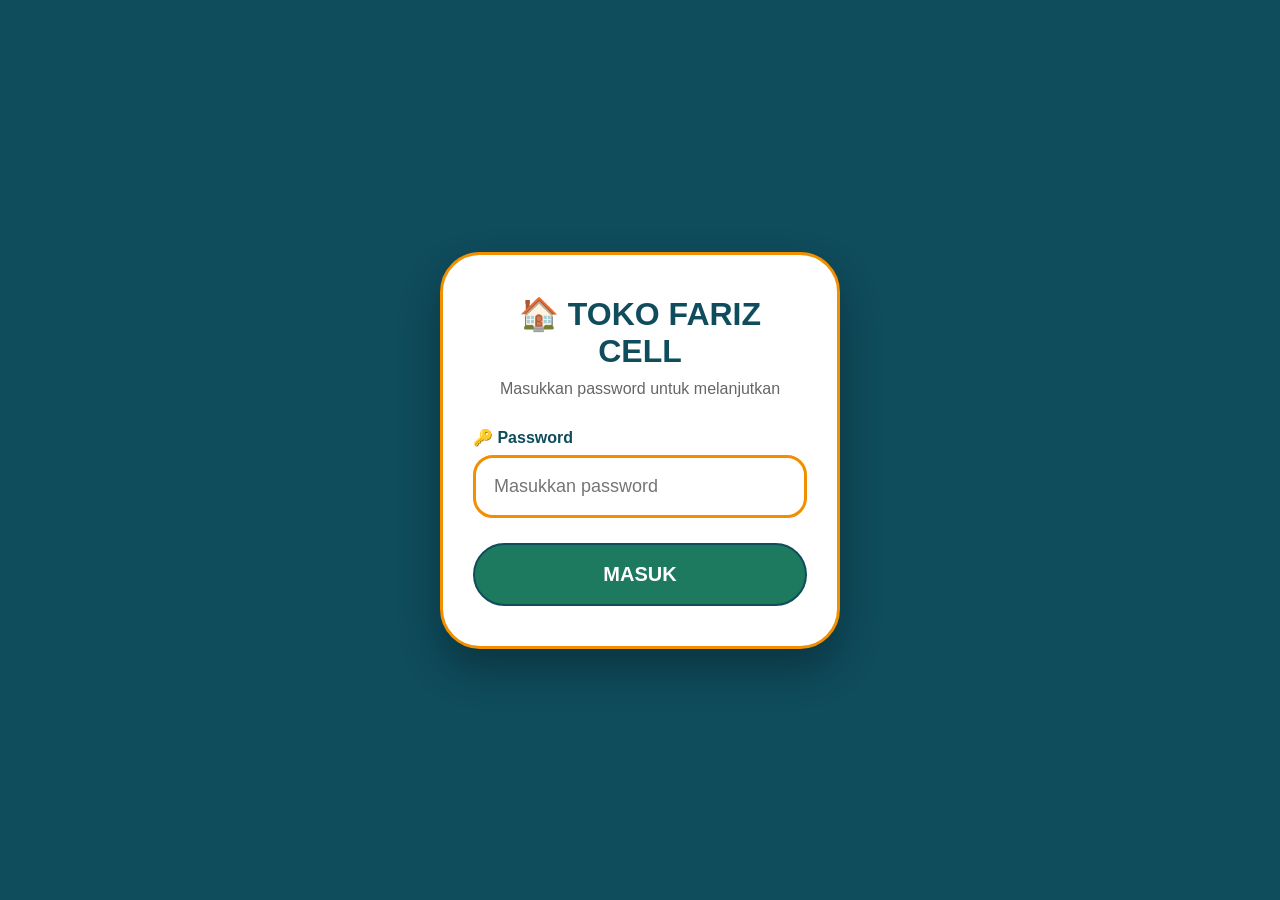
<file: cek-harga.html>
<!DOCTYPE html>
<html lang="id">
<head>
    <meta charset="UTF-8">
    <meta name="viewport" content="width=device-width, initial-scale=1.0, maximum-scale=1.5, user-scalable=yes">
    <title>🔍 Cek Harga - TOKO FARIZ CELL</title>
    
    <!-- CEK LOGIN -->
    <script>
        if (localStorage.getItem('tokofariz_auth') !== 'true') {
            window.location.href = 'login.html';
        }
    </script>
    
    <!-- FIREBASE MODULE -->
    <script type="module" src="data.js"></script>
    <link rel="stylesheet" href="style.css">
    <style>
        .search-box-page {
            display: flex;
            gap: 10px;
            margin-bottom: 20px;
            position: relative;
        }
        
        .search-box-page input {
            flex: 1;
            padding: 18px 15px;
            font-size: 18px;
            border: 3px solid #0F4C5C;
            border-radius: 20px;
            outline: none;
        }
        
        .search-box-page button {
            background: #F18F01;
            color: white;
            border: none;
            border-radius: 20px;
            padding: 0 25px;
            font-size: 18px;
            font-weight: bold;
            cursor: pointer;
        }
        
        .suggestion-box {
            position: absolute;
            top: 100%;
            left: 0;
            right: 0;
            background: white;
            border: 3px solid #0F4C5C;
            border-radius: 20px;
            margin-top: 5px;
            max-height: 300px;
            overflow-y: auto;
            z-index: 1000;
            box-shadow: 0 4px 12px rgba(0,0,0,0.2);
            display: none;
        }
        
        .suggestion-box.show {
            display: block;
        }
        
        .suggestion-item {
            padding: 15px 20px;
            border-bottom: 1px solid #E2E8F0;
            cursor: pointer;
            display: flex;
            justify-content: space-between;
            align-items: center;
        }
        
        .suggestion-item:hover {
            background: #E6F0FA;
        }
        
        .suggestion-nama {
            font-weight: bold;
            color: #0F4C5C;
        }
        
        .suggestion-kategori {
            font-size: 12px;
            color: #F18F01;
            background: #FEF5E7;
            padding: 3px 10px;
            border-radius: 30px;
        }
        
        .filter-section {
            display: flex;
            gap: 10px;
            margin-bottom: 20px;
            flex-wrap: wrap;
        }
        
        .filter-btn {
            background: #E2E8F0;
            border: 2px solid #CBD5E0;
            border-radius: 30px;
            padding: 8px 16px;
            font-weight: 600;
            color: #0F4C5C;
            cursor: pointer;
        }
        
        .filter-btn.active {
            background: #0F4C5C;
            color: white;
            border-color: #F18F01;
        }
        
        /* LIST PRODUK - TAMPILAN SEJAJAR */
        .product-list {
            display: flex;
            flex-direction: column;
            gap: 12px;
            margin-top: 15px;
            margin-bottom: 80px;
        }
        
        .product-item {
            background: white;
            border: 2px solid #E2E8F0;
            border-radius: 20px;
            padding: 12px 15px;
            box-shadow: 0 2px 4px rgba(0,0,0,0.05);
            position: relative;
        }
        
        .product-row-1 {
            display: flex;
            justify-content: space-between;
            align-items: center;
            margin-bottom: 8px;
            padding-bottom: 5px;
            border-bottom: 1px dashed #CBD5E0;
        }
        
        .product-nama {
            font-weight: bold;
            font-size: 16px;
            color: #0F4C5C;
        }
        
        .product-kategori {
            background: #E2E8F0;
            padding: 3px 10px;
            border-radius: 30px;
            font-size: 11px;
        }
        
        .product-row-2 {
            display: flex;
            align-items: center;
            justify-content: space-between;
            gap: 10px;
        }
        
        .harga-ecer-box {
            flex: 1;
            min-width: 100px;
        }
        
        .harga-ecer {
            font-size: 16px;
            font-weight: bold;
            color: #1E7A5E;
        }
        
        .harga-label {
            font-size: 10px;
            color: #666;
        }
        
        .harga-grosir-box {
            flex: 1;
            min-width: 100px;
        }
        
        .harga-grosir {
            font-size: 16px;
            font-weight: bold;
            color: #F18F01;
        }
        
        .aksi-box {
            display: flex;
            align-items: center;
            gap: 8px;
            flex-shrink: 0;
        }
        
        .price-indicator {
            display: flex;
            align-items: center;
            gap: 3px;
            padding: 5px 10px;
            border-radius: 20px;
            background: #F8F9FA;
            border: 1px solid #CBD5E0;
            cursor: pointer;
            font-size: 12px;
            white-space: nowrap;
        }
        
        .indicator-up {
            color: #1E7A5E;
            font-weight: bold;
        }
        
        .indicator-down {
            color: #E53E3E;
            font-weight: bold;
        }
        
        .indicator-arrow {
            font-size: 14px;
        }
        
        .cart-icon-container {
            position: relative;
            flex-shrink: 0;
        }
        
        .cart-icon {
            background: #0F4C5C;
            width: 40px;
            height: 40px;
            border-radius: 50%;
            display: flex;
            align-items: center;
            justify-content: center;
            cursor: pointer;
            border: 2px solid #F18F01;
        }
        
        .cart-icon span {
            font-size: 18px;
            color: white;
        }
        
        .cart-badge {
            position: absolute;
            top: -5px;
            right: -5px;
            background: #F18F01;
            color: white;
            border-radius: 50%;
            width: 20px;
            height: 20px;
            display: flex;
            align-items: center;
            justify-content: center;
            font-size: 11px;
            border: 2px solid white;
        }
        
        .product-row-3 {
            display: flex;
            gap: 15px;
            margin-top: 8px;
            padding-top: 5px;
            border-top: 1px dashed #CBD5E0;
            font-size: 11px;
            color: #999;
        }
        
        .history-popup {
            position: absolute;
            top: 100%;
            right: 0;
            left: 0;
            background: white;
            border: 3px solid #0F4C5C;
            border-radius: 20px;
            margin-top: 5px;
            padding: 15px;
            z-index: 100;
            box-shadow: 0 4px 12px rgba(0,0,0,0.2);
            display: none;
        }
        
        .history-popup.show {
            display: block;
        }
        
        .history-title {
            font-weight: bold;
            color: #0F4C5C;
            margin-bottom: 10px;
            padding-bottom: 5px;
            border-bottom: 2px dashed #CBD5E0;
        }
        
        .history-row {
            display: flex;
            justify-content: space-between;
            align-items: center;
            padding: 8px 0;
            border-bottom: 1px solid #E2E8F0;
        }
        
        .history-row:last-child {
            border-bottom: none;
        }
        
        .history-date {
            font-size: 13px;
            color: #666;
        }
        
        .history-price {
            font-weight: bold;
            color: #F18F01;
        }
        
        .history-agen {
            font-size: 11px;
            color: #999;
        }
        
        .history-diff-up {
            color: #1E7A5E;
            font-size: 11px;
        }
        
        .history-diff-down {
            color: #E53E3E;
            font-size: 11px;
        }
        
        .cart-summary {
            position: fixed;
            bottom: 20px;
            right: 20px;
            left: 20px;
            max-width: 600px;
            margin: 0 auto;
            background: #0F4C5C;
            color: white;
            border-radius: 60px;
            padding: 15px 25px;
            display: flex;
            justify-content: space-between;
            align-items: center;
            box-shadow: 0 4px 15px rgba(0,0,0,0.3);
            border: 2px solid #F18F01;
            z-index: 1000;
        }
        
        .cart-summary-left {
            display: flex;
            align-items: center;
            gap: 15px;
        }
        
        .cart-summary-icon {
            background: #F18F01;
            width: 45px;
            height: 45px;
            border-radius: 50%;
            display: flex;
            align-items: center;
            justify-content: center;
            font-size: 22px;
        }
        
        .cart-summary-info h3 {
            font-size: 16px;
            opacity: 0.9;
        }
        
        .cart-summary-info p {
            font-size: 20px;
            font-weight: bold;
        }
        
        .cart-summary-right button {
            background: #F18F01;
            border: none;
            color: white;
            padding: 10px 20px;
            border-radius: 30px;
            font-weight: bold;
            font-size: 16px;
            cursor: pointer;
        }
        
        .modal-overlay {
            position: fixed;
            top: 0;
            left: 0;
            right: 0;
            bottom: 0;
            background: rgba(0, 0, 0, 0.6);
            display: flex;
            align-items: center;
            justify-content: center;
            z-index: 2000;
            opacity: 0;
            visibility: hidden;
            transition: all 0.2s;
        }
        
        .modal-overlay.show {
            opacity: 1;
            visibility: visible;
        }
        
        .modal-box {
            background: white;
            width: 90%;
            max-width: 400px;
            border-radius: 30px;
            padding: 25px;
            box-shadow: 0 20px 40px rgba(0,0,0,0.3);
            transform: scale(0.9);
            transition: transform 0.2s;
            border: 3px solid #F18F01;
        }
        
        .modal-overlay.show .modal-box {
            transform: scale(1);
        }
        
        .modal-header {
            display: flex;
            align-items: center;
            gap: 10px;
            margin-bottom: 20px;
            padding-bottom: 15px;
            border-bottom: 2px dashed #CBD5E0;
        }
        
        .modal-header-icon {
            background: #0F4C5C;
            width: 50px;
            height: 50px;
            border-radius: 50%;
            display: flex;
            align-items: center;
            justify-content: center;
            font-size: 24px;
            color: white;
        }
        
        .modal-header h2 {
            color: #0F4C5C;
            font-size: 22px;
            flex: 1;
        }
        
        .modal-product-name {
            font-size: 20px;
            font-weight: bold;
            color: #0F4C5C;
            margin-bottom: 15px;
            text-align: center;
        }
        
        .modal-price {
            background: #FEF5E7;
            padding: 15px;
            border-radius: 20px;
            text-align: center;
            margin-bottom: 20px;
            border: 2px solid #F18F01;
        }
        
        .modal-price .label {
            font-size: 14px;
            color: #666;
        }
        
        .modal-price .value {
            font-size: 32px;
            font-weight: bold;
            color: #F18F01;
        }
        
        .modal-input-group {
            margin-bottom: 25px;
        }
        
        .modal-input-group label {
            display: block;
            font-weight: bold;
            color: #0F4C5C;
            margin-bottom: 8px;
        }
        
        .modal-input {
            display: flex;
            align-items: center;
            gap: 10px;
        }
        
        .modal-input input {
            flex: 1;
            padding: 15px;
            font-size: 20px;
            border: 3px solid #CBD5E0;
            border-radius: 20px;
            text-align: center;
            font-weight: bold;
        }
        
        .modal-input input:focus {
            border-color: #F18F01;
            outline: none;
        }
        
        .modal-input span {
            font-size: 18px;
            font-weight: bold;
            color: #0F4C5C;
            min-width: 60px;
        }
        
        .modal-total {
            background: #E6F0FA;
            padding: 15px;
            border-radius: 20px;
            display: flex;
            justify-content: space-between;
            margin-bottom: 25px;
            font-weight: bold;
            border: 2px solid #0F4C5C;
        }
        
        .modal-total span:last-child {
            color: #F18F01;
            font-size: 22px;
        }
        
        .modal-actions {
            display: flex;
            gap: 12px;
        }
        
        .modal-btn {
            flex: 1;
            padding: 15px;
            border-radius: 50px;
            font-weight: bold;
            font-size: 18px;
            border: none;
            cursor: pointer;
        }
        
        .modal-btn.cancel {
            background: #E2E8F0;
            color: #666;
        }
        
        .modal-btn.add {
            background: #1E7A5E;
            color: white;
        }
        
        .no-result {
            text-align: center;
            padding: 40px;
            background: #EDF2F7;
            border-radius: 25px;
            color: #666;
        }
        
        .page-header {
            display: flex;
            align-items: center;
            gap: 15px;
            margin-bottom: 20px;
        }
        
        .back-btn {
            background: #E2E8F0;
            border: 2px solid #0F4C5C;
            border-radius: 50%;
            width: 45px;
            height: 45px;
            display: flex;
            align-items: center;
            justify-content: center;
            text-decoration: none;
            font-size: 24px;
            color: #0F4C5C;
            font-weight: bold;
        }
        
        .page-title {
            color: #0F4C5C;
            font-size: 22px;
            font-weight: 600;
            flex: 1;
        }
    </style>
</head>
<body>
    <div class="container" style="padding-bottom: 100px;">
        <div class="page-header">
            <a href="index.html" class="back-btn">◀</a>
            <h1 class="page-title">🔍 CEK HARGA</h1>
            <div style="width: 45px;"></div>
        </div>

        <div class="search-box-page">
            <input type="text" id="searchInput" placeholder="Ketik nama barang..." autocomplete="off">
            <button id="searchBtn">CARI</button>
            <div id="suggestionBox" class="suggestion-box"></div>
        </div>

        <div class="filter-section" id="filterKategori">
            <button class="filter-btn active" data-kategori="semua">Semua</button>
        </div>

        <div id="productList" class="product-list"></div>

        <div id="cartSummary" class="cart-summary" style="display: none;">
            <div class="cart-summary-left">
                <div class="cart-summary-icon">🛒</div>
                <div class="cart-summary-info">
                    <h3>Total Belanja</h3>
                    <p id="cartTotalItems">0 barang</p>
                </div>
            </div>
            <div class="cart-summary-right">
                <button onclick="window.location.href='rencana-belanja.html'">LIHAT</button>
            </div>
        </div>
    </div>

    <div id="modalOverlay" class="modal-overlay">
        <div class="modal-box">
            <div class="modal-header">
                <div class="modal-header-icon">🛒</div>
                <h2>Tambah ke Belanja</h2>
            </div>
            
            <div id="modalProductName" class="modal-product-name">-</div>
            
            <div class="modal-price">
                <div class="label">Harga Grosir</div>
                <div class="value" id="modalHargaGrosir">Rp 0</div>
            </div>
            
            <div class="modal-input-group">
                <label>Jumlah beli</label>
                <div class="modal-input">
                    <input type="number" id="modalJumlah" value="1" min="1" step="1">
                    <span id="modalSatuan">pcs</span>
                </div>
            </div>
            
            <div class="modal-total">
                <span>Total harga:</span>
                <span id="modalTotal">Rp 0</span>
            </div>
            
            <div class="modal-actions">
                <button class="modal-btn cancel" onclick="tutupModal()">Batal</button>
                <button class="modal-btn add" onclick="konfirmasiTambah()">Tambah</button>
            </div>
        </div>
    </div>

    <script type="module" src="data.js"></script>
    <script>
        // ==================== VARIABEL ====================
        let cartItems = [];
        let selectedBarang = null;
        let selectedHargaGrosir = 0;
        let selectedSatuanGrosir = '';
        let suggestionTimeout = null;

        // ==================== FUNGSI KERANJANG ====================
        function loadCart() {
            const saved = localStorage.getItem('tokofariz_cart');
            if (saved) {
                cartItems = JSON.parse(saved);
            }
            updateCartSummary();
        }

        function saveCart() {
            localStorage.setItem('tokofariz_cart', JSON.stringify(cartItems));
            updateCartSummary();
            updateAllBadges();
        }

        function updateCartSummary() {
            const summary = document.getElementById('cartSummary');
            const totalItems = document.getElementById('cartTotalItems');
            
            if (cartItems.length === 0) {
                summary.style.display = 'none';
            } else {
                summary.style.display = 'flex';
                totalItems.textContent = cartItems.length + ' barang';
            }
        }

        function updateAllBadges() {
            cartItems.forEach(item => {
                const badge = document.getElementById(`badge-${item.barangId}`);
                if (badge) {
                    badge.textContent = item.qty;
                    badge.style.display = 'flex';
                }
            });
        }

        // ==================== FILTER KATEGORI ====================
        function loadFilterKategori() {
            const container = document.getElementById('filterKategori');
            
            const kategoriSet = new Set();
            if (window.daftarBarang && window.daftarBarang.length > 0) {
                window.daftarBarang.forEach(barang => {
                    if (barang.kategori) kategoriSet.add(barang.kategori);
                });
            }
            
            const kategoriList = Array.from(kategoriSet).sort();
            
            kategoriList.forEach(kat => {
                const btn = document.createElement('button');
                btn.className = 'filter-btn';
                btn.setAttribute('data-kategori', kat);
                btn.textContent = kat;
                btn.addEventListener('click', function() {
                    document.querySelectorAll('.filter-btn').forEach(b => b.classList.remove('active'));
                    this.classList.add('active');
                    tampilkanProduk();
                });
                container.appendChild(btn);
            });
        }

        // ==================== SEARCH SUGGESTION ====================
        function showSuggestions() {
            const input = document.getElementById('searchInput');
            const keyword = input.value.toLowerCase().trim();
            const suggestionBox = document.getElementById('suggestionBox');
            
            if (keyword.length < 1) {
                suggestionBox.classList.remove('show');
                return;
            }
            
            if (!window.daftarBarang) return;
            
            const hasil = window.daftarBarang
                .filter(barang => barang.nama.toLowerCase().includes(keyword))
                .sort((a, b) => {
                    const aStarts = a.nama.toLowerCase().startsWith(keyword);
                    const bStarts = b.nama.toLowerCase().startsWith(keyword);
                    if (aStarts && !bStarts) return -1;
                    if (!aStarts && bStarts) return 1;
                    return a.nama.length - b.nama.length;
                })
                .slice(0, 7);
            
            if (hasil.length === 0) {
                suggestionBox.classList.remove('show');
                return;
            }
            
            let html = '';
            hasil.forEach(barang => {
                const nama = barang.nama;
                const index = nama.toLowerCase().indexOf(keyword);
                let namaDisplay = '';
                
                if (index >= 0) {
                    namaDisplay = 
                        nama.substring(0, index) +
                        '<span style="background: #F18F01; color: white; padding: 2px 0;">' +
                        nama.substring(index, index + keyword.length) +
                        '</span>' +
                        nama.substring(index + keyword.length);
                } else {
                    namaDisplay = nama;
                }
                
                html += `
                    <div class="suggestion-item" onclick="pilihSuggestion('${barang.nama}')">
                        <span class="suggestion-nama">${namaDisplay}</span>
                        <span class="suggestion-kategori">${barang.kategori || '-'}</span>
                    </div>
                `;
            });
            
            suggestionBox.innerHTML = html;
            suggestionBox.classList.add('show');
        }

        function pilihSuggestion(nama) {
            document.getElementById('searchInput').value = nama;
            document.getElementById('suggestionBox').classList.remove('show');
            tampilkanProduk();
        }

        // ==================== FUNGSI UTAMA TAMPIL PRODUK ====================
        function cekPerubahanHarga(namaBarang, hargaSekarang) {
            if (!window.daftarBarang) return null;
            
            const semuaVersi = window.daftarBarang
                .filter(b => b.nama === namaBarang)
                .sort((a, b) => new Date(b.tanggal) - new Date(a.tanggal));
            
            if (semuaVersi.length <= 1) return null;
            
            const sebelumnya = semuaVersi[1];
            const hargaSebelum = sebelumnya.modal / sebelumnya.jumlahAngka;
            const selisih = hargaSekarang - hargaSebelum;
            
            return {
                naik: selisih > 0,
                turun: selisih < 0,
                selisih: Math.abs(selisih),
                semuaVersi: semuaVersi
            };
        }

        function toggleHistory(id) {
            const popup = document.getElementById(`history-${id}`);
            if (popup) {
                popup.classList.toggle('show');
            }
        }

        function tampilkanProduk() {
            const keyword = document.getElementById('searchInput').value.toLowerCase().trim();
            const kategoriActive = document.querySelector('.filter-btn.active')?.getAttribute('data-kategori') || 'semua';
            
            if (!window.daftarBarang) return;
            
            let hasil = [...window.daftarBarang];
            
            if (keyword) {
                hasil = hasil.filter(barang => 
                    barang.nama.toLowerCase().includes(keyword)
                );
            }
            
            if (kategoriActive !== 'semua') {
                hasil = hasil.filter(barang => barang.kategori === kategoriActive);
            }
            
            hasil.sort((a, b) => new Date(b.tanggal) - new Date(a.tanggal));
            
            const container = document.getElementById('productList');
            
            if (hasil.length === 0) {
                container.innerHTML = `
                    <div class="no-result">
                        <p style="font-size: 24px; margin-bottom: 10px;">🔍</p>
                        <p>Tidak ada barang ditemukan</p>
                    </div>
                `;
                return;
            }
            
            let html = '';
            hasil.forEach(barang => {
                const hargaEcer = barang.modal / barang.totalUnit;
                const hargaGrosir = barang.modal / barang.jumlahAngka;
                
                let satuanEcer = barang.isiSatuan || barang.jumlahSatuan || 'unit';
                let satuanGrosir = barang.satuanBeli || 'kemasan';
                
                if (barang.nama.toLowerCase().includes('rokok')) {
                    satuanEcer = 'batang';
                    satuanGrosir = barang.satuanBeli === 'Renceng' ? 'slop' : 'bungkus';
                }
                if (barang.satuanBeli === 'Renceng' && !barang.nama.toLowerCase().includes('rokok')) {
                    satuanEcer = 'pcs';
                    satuanGrosir = 'renceng';
                }
                if (barang.satuanBeli === 'Karung') {
                    satuanEcer = 'liter';
                    satuanGrosir = 'karung';
                }
                
                const cartItem = cartItems.find(item => item.barangId === barang.id);
                const perubahan = cekPerubahanHarga(barang.nama, hargaGrosir);
                
                html += `
                    <div class="product-item" id="item-${barang.id}">
                        <div class="product-row-1">
                            <span class="product-nama">${barang.nama}</span>
                            <span class="product-kategori">${barang.kategori || '-'}</span>
                        </div>
                        
                        <div class="product-row-2">
                            <div class="harga-ecer-box">
                                <div class="harga-label">Eceran</div>
                                <div class="harga-ecer">${formatRupiah(hargaEcer)} <span class="harga-satuan">/${satuanEcer}</span></div>
                            </div>
                            
                            <div class="harga-grosir-box">
                                <div class="harga-label">Grosir</div>
                                <div class="harga-grosir">${formatRupiah(hargaGrosir)} <span class="harga-satuan">/${satuanGrosir}</span></div>
                            </div>
                            
                            <div class="aksi-box">
                                ${perubahan ? `
                                    <div class="price-indicator" onclick="toggleHistory('${barang.id}')">
                                        ${perubahan.naik ? `
                                            <span class="indicator-arrow indicator-up">↑</span>
                                            <span class="indicator-up">naik</span>
                                        ` : perubahan.turun ? `
                                            <span class="indicator-arrow indicator-down">↓</span>
                                            <span class="indicator-down">turun</span>
                                        ` : ''}
                                    </div>
                                ` : ''}
                                
                                <div class="cart-icon-container">
                                    <div class="cart-icon" onclick="bukaModal('${barang.id}', ${hargaGrosir}, '${satuanGrosir}')">
                                        <span>🛒</span>
                                    </div>
                                    <div class="cart-badge" id="badge-${barang.id}" style="${cartItem ? 'display: flex;' : 'display: none;'}">
                                        ${cartItem ? cartItem.qty : ''}
                                    </div>
                                </div>
                            </div>
                        </div>
                        
                        <div class="product-row-3">
                            <span>📅 ${formatTanggal(barang.tanggal)}</span>
                            ${barang.agen ? `<span>🏪 ${barang.agen}</span>` : ''}
                        </div>
                        
                        ${perubahan ? `
                            <div class="history-popup" id="history-${barang.id}">
                                <div class="history-title">📜 Riwayat Harga</div>
                                ${perubahan.semuaVersi.map((v, i) => {
                                    const hargaV = v.modal / v.jumlahAngka;
                                    const diff = i > 0 ? hargaV - (perubahan.semuaVersi[i-1].modal / perubahan.semuaVersi[i-1].jumlahAngka) : 0;
                                    return `
                                        <div class="history-row">
                                            <div>
                                                <div class="history-date">${formatTanggal(v.tanggal)}</div>
                                                <div class="history-agen">${v.agen || 'Agen'}</div>
                                            </div>
                                            <div>
                                                <span class="history-price">${formatRupiah(hargaV)}</span>
                                                ${i > 0 ? `
                                                    ${diff > 0 ? 
                                                        `<div class="history-diff-up">↑ ${formatRupiah(diff)}</div>` : 
                                                        diff < 0 ? 
                                                        `<div class="history-diff-down">↓ ${formatRupiah(Math.abs(diff))}</div>` : ''
                                                    }
                                                ` : ''}
                                            </div>
                                        </div>
                                    `;
                                }).join('')}
                            </div>
                        ` : ''}
                    </div>
                `;
            });
            
            container.innerHTML = html;
        }

        // ==================== FUNGSI MODAL ====================
        function bukaModal(barangId, hargaGrosir, satuanGrosir) {
            const barang = window.daftarBarang.find(b => b.id === barangId);
            if (!barang) return;
            
            selectedBarang = barang;
            selectedHargaGrosir = hargaGrosir;
            selectedSatuanGrosir = satuanGrosir;
            
            document.getElementById('modalProductName').textContent = barang.nama;
            document.getElementById('modalHargaGrosir').textContent = formatRupiah(hargaGrosir);
            document.getElementById('modalSatuan').textContent = satuanGrosir;
            document.getElementById('modalJumlah').value = 1;
            hitungTotalModal();
            
            document.getElementById('modalOverlay').classList.add('show');
        }

        function hitungTotalModal() {
            const jumlah = parseFloat(document.getElementById('modalJumlah').value) || 1;
            const total = selectedHargaGrosir * jumlah;
            document.getElementById('modalTotal').textContent = formatRupiah(total);
        }

        function tutupModal() {
            document.getElementById('modalOverlay').classList.remove('show');
        }

        function konfirmasiTambah() {
            if (!selectedBarang) return;
            
            const jumlah = parseFloat(document.getElementById('modalJumlah').value);
            const satuanText = document.getElementById('modalSatuan').textContent;
            
            if (isNaN(jumlah) || jumlah <= 0) {
                alert('Masukkan jumlah yang valid');
                return;
            }
            
            const totalHarga = selectedHargaGrosir * jumlah;
            
            const existingIndex = cartItems.findIndex(item => item.barangId === selectedBarang.id);
            
            if (existingIndex >= 0) {
                cartItems[existingIndex].qty = jumlah;
                cartItems[existingIndex].totalHarga = totalHarga;
            } else {
                cartItems.push({
                    id: Date.now() + Math.random(),
                    barangId: selectedBarang.id,
                    nama: selectedBarang.nama,
                    qty: jumlah,
                    satuan: satuanText,
                    hargaSatuan: selectedHargaGrosir,
                    totalHarga: totalHarga
                });
            }
            
            saveCart();
            tampilkanProduk();
            tutupModal();
        }

        // ==================== FUNGSI BANTU ====================
        function formatRupiah(angka) {
            return 'Rp ' + Math.round(angka).toLocaleString('id-ID');
        }

        function formatTanggal(tanggal) {
            if (!tanggal) return '-';
            const date = new Date(tanggal);
            return date.toLocaleDateString('id-ID', { day: 'numeric', month: 'short' });
        }

        // ==================== REAL-TIME LISTENER (FIX BUG) ====================
        function setupRealtimeListener() {
            // Cek apakah fungsi subscribe tersedia
            if (window.subscribeToBarang) {
                window.subscribeToBarang(function(data) {
                    console.log('🔄 Data barang berubah, refresh tampilan cek harga');
                    // Refresh filter kategori
                    document.getElementById('filterKategori').innerHTML = '<button class="filter-btn active" data-kategori="semua">Semua</button>';
                    loadFilterKategori();
                    // Tampilkan ulang produk
                    tampilkanProduk();
                });
            } else {
                // Fallback: polling setiap 3 detik
                console.log('Menggunakan polling fallback');
                setInterval(() => {
                    if (window.daftarBarang) {
                        tampilkanProduk();
                    }
                }, 3000);
            }
        }

        // ==================== INIT ====================
        document.addEventListener('DOMContentLoaded', function() {
            loadCart();
            
            // Tunggu data.js load
            setTimeout(() => {
                loadFilterKategori();
                tampilkanProduk();
                setupRealtimeListener();
            }, 500);
            
            const searchInput = document.getElementById('searchInput');
            const searchBtn = document.getElementById('searchBtn');
            
            searchBtn.addEventListener('click', function() {
                tampilkanProduk();
                document.getElementById('suggestionBox').classList.remove('show');
            });
            
            searchInput.addEventListener('keypress', function(e) {
                if (e.key === 'Enter') {
                    tampilkanProduk();
                    document.getElementById('suggestionBox').classList.remove('show');
                }
            });
            
            searchInput.addEventListener('input', function() {
                clearTimeout(suggestionTimeout);
                suggestionTimeout = setTimeout(showSuggestions, 200);
            });
            
            document.addEventListener('click', function(e) {
                if (!searchInput.contains(e.target) && !document.getElementById('suggestionBox').contains(e.target)) {
                    document.getElementById('suggestionBox').classList.remove('show');
                }
            });
            
            document.getElementById('modalJumlah').addEventListener('input', hitungTotalModal);
        });
    </script>
</body>
</html>
</file>
<file: style.css>
/* ====================================
   TOKO FARIZ CELL - STYLE CSS
   Orangtua Friendly - Kontras Tinggi
   ==================================== */

/* RESET & DASAR */
* {
    margin: 0;
    padding: 0;
    box-sizing: border-box;
    font-family: 'Segoe UI', Roboto, Arial, sans-serif;
}

body {
    background-color: #F0F2F5;
    padding: 15px;
    min-height: 100vh;
}

.container {
    max-width: 600px;
    margin: 0 auto;
    background: white;
    border-radius: 30px;
    padding: 20px;
    box-shadow: 0 8px 20px rgba(0,0,0,0.15);
}

/* ====================================
   HEADER
   ==================================== */
.header-simple {
    display: flex;
    justify-content: space-between;
    align-items: center;
    margin-bottom: 20px;
    padding-bottom: 10px;
    border-bottom: 3px solid #0F4C5C;
}

.header-simple h1 {
    color: #0F4C5C;
    font-size: 24px;
    font-weight: bold;
    text-shadow: 1px 1px 2px rgba(0,0,0,0.05);
}

.date {
    color: #2D3748;
    font-size: 14px;
    background: #E2E8F0;
    padding: 6px 12px;
    border-radius: 25px;
    font-weight: 500;
}

/* ====================================
   SEARCH HERO - FOKUS UTAMA
   ==================================== */
.search-hero {
    background: linear-gradient(145deg, #E6F0FA, #D4E4F5);
    padding: 25px 20px;
    border-radius: 30px;
    margin-bottom: 25px;
    border: 2px solid #0F4C5C;
    box-shadow: 0 4px 12px rgba(15, 76, 92, 0.2);
}

.search-hero h2 {
    color: #0F4C5C;
    font-size: 22px;
    margin-bottom: 15px;
    text-align: center;
    font-weight: 600;
}

.search-box {
    display: flex;
    gap: 10px;
    margin-bottom: 10px;
}

.search-box input {
    flex: 1;
    padding: 20px 15px;
    font-size: 18px;
    border: 3px solid #0F4C5C;
    border-radius: 20px;
    outline: none;
    background: white;
    font-weight: 500;
}

.search-box input:focus {
    border-color: #1E7A5E;
    box-shadow: 0 0 0 3px rgba(30, 122, 94, 0.3);
}

.search-btn {
    background: #F18F01;
    color: white;
    border: none;
    border-radius: 20px;
    padding: 0 30px;
    font-size: 18px;
    font-weight: bold;
    cursor: pointer;
    border: 2px solid #C87400;
    text-transform: uppercase;
    letter-spacing: 1px;
}

.search-btn:active {
    transform: scale(0.95);
    background: #C87400;
}

/* SARAN PENCARIAN */
.saran-container {
    background: white;
    border-radius: 20px;
    margin-top: 8px;
    max-height: 280px;
    overflow-y: auto;
    border: 2px solid #0F4C5C;
    display: none;
    box-shadow: 0 6px 12px rgba(0,0,0,0.15);
}

.saran-item {
    padding: 15px 20px;
    border-bottom: 2px solid #E2E8F0;
    cursor: pointer;
    display: flex;
    justify-content: space-between;
    align-items: center;
    transition: background 0.2s;
}

.saran-item:hover {
    background: #0F4C5C;
    color: white;
}

.saran-item:hover .saran-harga {
    color: #F18F01;
}

.saran-nama {
    font-weight: bold;
    font-size: 16px;
}

.saran-harga {
    color: #1E7A5E;
    font-weight: bold;
    font-size: 16px;
}

/* ====================================
   DUO TOMBOL UTAMA (KONTRAST TINGGI)
   ==================================== */
.duo-tombol {
    display: grid;
    grid-template-columns: 1fr 1fr;
    gap: 15px;
    margin-bottom: 20px;
}

.tombol-utama {
    display: flex;
    flex-direction: column;
    align-items: center;
    text-align: center;
    padding: 22px 10px;
    border-radius: 25px;
    text-decoration: none;
    color: white;
    min-height: 130px;
    justify-content: center;
    box-shadow: 0 6px 12px rgba(0,0,0,0.25);
    font-weight: bold;
    border: 2px solid rgba(255,255,255,0.3);
}

/* Rencana Belanja - Hijau Tua */
.tombol-utama:first-child {
    background: #1E7A5E;
}

/* Tambah Barang - Biru Tua */
.tombol-utama:last-child {
    background: #0F4C5C;
}

.tombol-utama:active {
    transform: scale(0.97);
    box-shadow: 0 3px 6px rgba(0,0,0,0.3);
}

.ikon {
    font-size: 44px;
    margin-bottom: 10px;
    text-shadow: 3px 3px 5px rgba(0,0,0,0.3);
}

.teks {
    font-size: 20px;
    font-weight: bold;
    margin-bottom: 6px;
    text-shadow: 2px 2px 3px rgba(0,0,0,0.4);
    letter-spacing: 0.5px;
}

.keterangan {
    font-size: 13px;
    opacity: 1;
    text-shadow: 1px 1px 2px rgba(0,0,0,0.4);
    background: rgba(0,0,0,0.2);
    padding: 3px 10px;
    border-radius: 30px;
}

/* ====================================
   QUICK ACCESS
   ==================================== */
.quick-access {
    display: flex;
    justify-content: space-around;
    margin-bottom: 25px;
    gap: 8px;
}

.quick-btn {
    background: #E2E8F0;
    padding: 12px 8px;
    border-radius: 40px;
    text-decoration: none;
    color: #0F4C5C;
    font-weight: 600;
    font-size: 15px;
    flex: 1;
    text-align: center;
    border: 2px solid #0F4C5C;
    transition: all 0.2s;
}

.quick-btn:active {
    background: #0F4C5C;
    color: white;
}

/* ====================================
   POPULER / SERING DICARI
   ==================================== */
.sering-dicari-section {
    margin-bottom: 25px;
}

.sering-dicari-section h3 {
    color: #0F4C5C;
    margin-bottom: 15px;
    font-size: 20px;
    font-weight: 600;
    border-left: 5px solid #F18F01;
    padding-left: 12px;
}

.populer-list {
    display: flex;
    flex-wrap: wrap;
    gap: 10px;
}

.populer-item {
    background: #FEF5E7;
    padding: 12px 22px;
    border-radius: 40px;
    border: 2px solid #1E7A5E;
    color: #1E7A5E;
    font-weight: 600;
    font-size: 16px;
    cursor: pointer;
    box-shadow: 0 2px 4px rgba(0,0,0,0.1);
}

.populer-item:active {
    background: #1E7A5E;
    color: white;
}

/* ====================================
   MINI KERANJANG
   ==================================== */
.mini-keranjang {
    background: #F8F9FA;
    border-radius: 25px;
    padding: 18px;
    margin-bottom: 25px;
    border: 2px solid #1E7A5E;
    box-shadow: 0 4px 8px rgba(30, 122, 94, 0.2);
}

.mini-header {
    display: flex;
    justify-content: space-between;
    margin-bottom: 12px;
    font-weight: bold;
    color: #0F4C5C;
    font-size: 18px;
    padding-bottom: 5px;
    border-bottom: 2px dashed #1E7A5E;
}

.lihat-link {
    color: #F18F01;
    text-decoration: none;
    font-weight: 600;
    background: #0F4C5C10;
    padding: 4px 12px;
    border-radius: 30px;
}

.kosong {
    color: #718096;
    font-style: italic;
    text-align: center;
    padding: 15px;
    background: #EDF2F7;
    border-radius: 15px;
}

/* ====================================
   BARANG BARU DITAMBAHKAN
   ==================================== */
.baru-section h3 {
    color: #0F4C5C;
    margin-bottom: 15px;
    font-size: 20px;
    font-weight: 600;
    border-left: 5px solid #F18F01;
    padding-left: 12px;
}

.baru-list {
    display: flex;
    flex-direction: column;
    gap: 10px;
    margin-bottom: 20px;
}

.baru-item {
    background: white;
    border: 2px solid #CBD5E0;
    border-radius: 18px;
    padding: 12px 18px;
    display: flex;
    justify-content: space-between;
    align-items: center;
    font-size: 16px;
    box-shadow: 0 2px 4px rgba(0,0,0,0.05);
}

.baru-item strong {
    color: #0F4C5C;
}

.baru-item span:last-child {
    color: #F18F01;
    font-weight: bold;
    background: #0F4C5C10;
    padding: 5px 12px;
    border-radius: 30px;
}

/* ====================================
   FOOTER
   ==================================== */
.footer {
    text-align: center;
    margin-top: 30px;
    padding-top: 18px;
    border-top: 2px solid #CBD5E0;
    color: #4A5568;
    font-size: 15px;
    font-weight: 500;
}

/* ====================================
   HALAMAN CEK HARGA
   ==================================== */
.page-header {
    display: flex;
    align-items: center;
    gap: 15px;
    margin-bottom: 20px;
}

.back-btn {
    background: #E2E8F0;
    border: 2px solid #0F4C5C;
    border-radius: 50%;
    width: 45px;
    height: 45px;
    display: flex;
    align-items: center;
    justify-content: center;
    text-decoration: none;
    font-size: 24px;
    color: #0F4C5C;
    font-weight: bold;
}

.page-title {
    color: #0F4C5C;
    font-size: 22px;
    font-weight: 600;
    flex: 1;
}

.search-summary {
    background: #EDF2F7;
    padding: 15px;
    border-radius: 18px;
    margin-bottom: 20px;
    border-left: 8px solid #F18F01;
}

.search-summary p {
    font-size: 18px;
    color: #2D3748;
}

.keyword-highlight {
    background: #F18F01;
    color: white;
    padding: 4px 12px;
    border-radius: 40px;
    font-weight: bold;
}

.result-item {
    background: white;
    border: 2px solid #E2E8F0;
    border-radius: 25px;
    padding: 18px;
    margin-bottom: 15px;
    box-shadow: 0 4px 8px rgba(0,0,0,0.05);
}

.result-nama {
    font-size: 20px;
    font-weight: bold;
    color: #0F4C5C;
    margin-bottom: 10px;
    padding-bottom: 5px;
    border-bottom: 2px dotted #CBD5E0;
}

.result-grosir {
    background: #F0F4F8;
    padding: 12px;
    border-radius: 15px;
    margin-bottom: 12px;
}

.result-grosir p {
    font-size: 18px;
    color: #2D3748;
    font-weight: 600;
}

.result-ecer {
    background: #FEF5E7;
    padding: 12px;
    border-radius: 15px;
    margin-bottom: 15px;
}

.ecer-item {
    display: flex;
    justify-content: space-between;
    padding: 8px 0;
    border-bottom: 1px dashed #CBD5E0;
    font-size: 16px;
}

.ecer-item:last-child {
    border-bottom: none;
}

.ecer-satuan {
    color: #1E7A5E;
    font-weight: 600;
}

.ecer-harga {
    font-weight: bold;
    color: #F18F01;
}

.ecer-untung {
    font-size: 14px;
    color: #2D3748;
}

.result-tanggal {
    font-size: 14px;
    color: #718096;
    margin: 12px 0 8px;
}

.btn-tambah-keranjang {
    background: #1E7A5E;
    color: white;
    border: none;
    border-radius: 15px;
    padding: 15px 20px;
    font-size: 18px;
    font-weight: bold;
    width: 100%;
    cursor: pointer;
    border: 2px solid #0F4C5C;
    transition: all 0.2s;
}

.btn-tambah-keranjang:active {
    background: #0F4C5C;
    transform: scale(0.98);
}

.no-result {
    text-align: center;
    padding: 40px 20px;
    background: #EDF2F7;
    border-radius: 25px;
    color: #4A5568;
    font-size: 18px;
}

/* ====================================
   FORM TAMBAH BARANG
   ==================================== */
.form-group {
    margin-bottom: 20px;
}

.form-group label {
    display: block;
    font-weight: 600;
    color: #0F4C5C;
    margin-bottom: 8px;
    font-size: 16px;
}

.form-control {
    width: 100%;
    padding: 16px 15px;
    border: 3px solid #CBD5E0;
    border-radius: 18px;
    font-size: 16px;
    background: white;
}

.form-control:focus {
    border-color: #1E7A5E;
    outline: none;
    box-shadow: 0 0 0 3px rgba(30, 122, 94, 0.3);
}

select.form-control {
    appearance: none;
    background-image: url("data:image/svg+xml;charset=UTF-8,%3csvg xmlns='http://www.w3.org/2000/svg' viewBox='0 0 24 24' fill='none' stroke='%230F4C5C' stroke-width='2' stroke-linecap='round' stroke-linejoin='round'%3e%3cpolyline points='6 9 12 15 18 9'%3e%3c/polyline%3e%3c/svg%3e");
    background-repeat: no-repeat;
    background-position: right 15px center;
    background-size: 20px;
}

.satuan-row {
    display: flex;
    gap: 10px;
    align-items: center;
}

.satuan-row select {
    width: 120px;
}

.harga-satuan-info {
    background: #E6F0FA;
    padding: 15px;
    border-radius: 15px;
    margin: 15px 0;
    border-left: 6px solid #F18F01;
}

.harga-satuan-info p {
    margin: 5px 0;
    font-size: 16px;
    color: #0F4C5C;
}

.btn-simpan {
    background: #1E7A5E;
    color: white;
    border: none;
    border-radius: 25px;
    padding: 18px;
    font-size: 20px;
    font-weight: bold;
    width: 100%;
    cursor: pointer;
    border: 2px solid #0F4C5C;
    margin: 20px 0;
    text-transform: uppercase;
    letter-spacing: 1px;
}

.btn-simpan:active {
    background: #0F4C5C;
    transform: scale(0.98);
}

/* ====================================
   TABEL DAFTAR BARANG
   ==================================== */
.kategori-group {
    margin-bottom: 25px;
}

.kategori-title {
    background: #0F4C5C;
    color: white;
    padding: 12px 18px;
    border-radius: 40px 40px 20px 20px;
    font-size: 18px;
    font-weight: bold;
    margin-bottom: 8px;
}

.barang-item {
    background: white;
    border: 2px solid #E2E8F0;
    border-radius: 18px;
    padding: 12px 15px;
    margin-bottom: 8px;
    display: flex;
    justify-content: space-between;
    align-items: center;
}

.barang-nama {
    font-weight: 600;
    color: #2D3748;
    font-size: 16px;
}

.barang-harga {
    color: #1E7A5E;
    font-weight: bold;
    background: #E6F0FA;
    padding: 5px 12px;
    border-radius: 30px;
}

/* ====================================
   RENCANA BELANJA (KERANJANG)
   ==================================== */
.keranjang-item {
    background: white;
    border: 2px solid #CBD5E0;
    border-radius: 20px;
    padding: 15px;
    margin-bottom: 12px;
    display: flex;
    justify-content: space-between;
    align-items: center;
}

.keranjang-info h4 {
    color: #0F4C5C;
    margin-bottom: 5px;
}

.keranjang-info p {
    color: #4A5568;
}

.keranjang-total {
    font-size: 24px;
    font-weight: bold;
    color: #F18F01;
}

.keranjang-aksi {
    display: flex;
    gap: 10px;
    margin-top: 10px;
}

.btn-hapus {
    background: #E53E3E;
    color: white;
    border: none;
    border-radius: 12px;
    padding: 8px 15px;
    font-weight: bold;
    cursor: pointer;
}

.btn-kosongkan {
    background: #718096;
    color: white;
    border: none;
    border-radius: 15px;
    padding: 12px 20px;
    font-weight: bold;
    width: 100%;
    margin-top: 15px;
    cursor: pointer;
}

.grand-total {
    background: #0F4C5C;
    color: white;
    padding: 20px;
    border-radius: 25px;
    text-align: center;
    margin: 20px 0;
}

.grand-total h3 {
    font-size: 22px;
    margin-bottom: 10px;
}

.grand-total .total-nilai {
    font-size: 36px;
    font-weight: bold;
    color: #F18F01;
}

/* ====================================
   RESPONSIVE UNTUK HP KECIL
   ==================================== */
@media (max-width: 400px) {
    .container {
        padding: 15px;
    }
    
    .header-simple h1 {
        font-size: 20px;
    }
    
    .search-box input {
        padding: 15px;
        font-size: 16px;
    }
    
    .search-btn {
        padding: 0 15px;
        font-size: 16px;
    }
    
    .duo-tombol {
        gap: 8px;
    }
    
    .tombol-utama {
        padding: 15px 5px;
        min-height: 110px;
    }
    
    .teks {
        font-size: 16px;
    }
    
    .keterangan {
        font-size: 11px;
    }
    
    .quick-btn {
        font-size: 13px;
        padding: 8px 4px;
    }
    
    .populer-item {
        padding: 8px 16px;
        font-size: 14px;
    }
}
</file>
